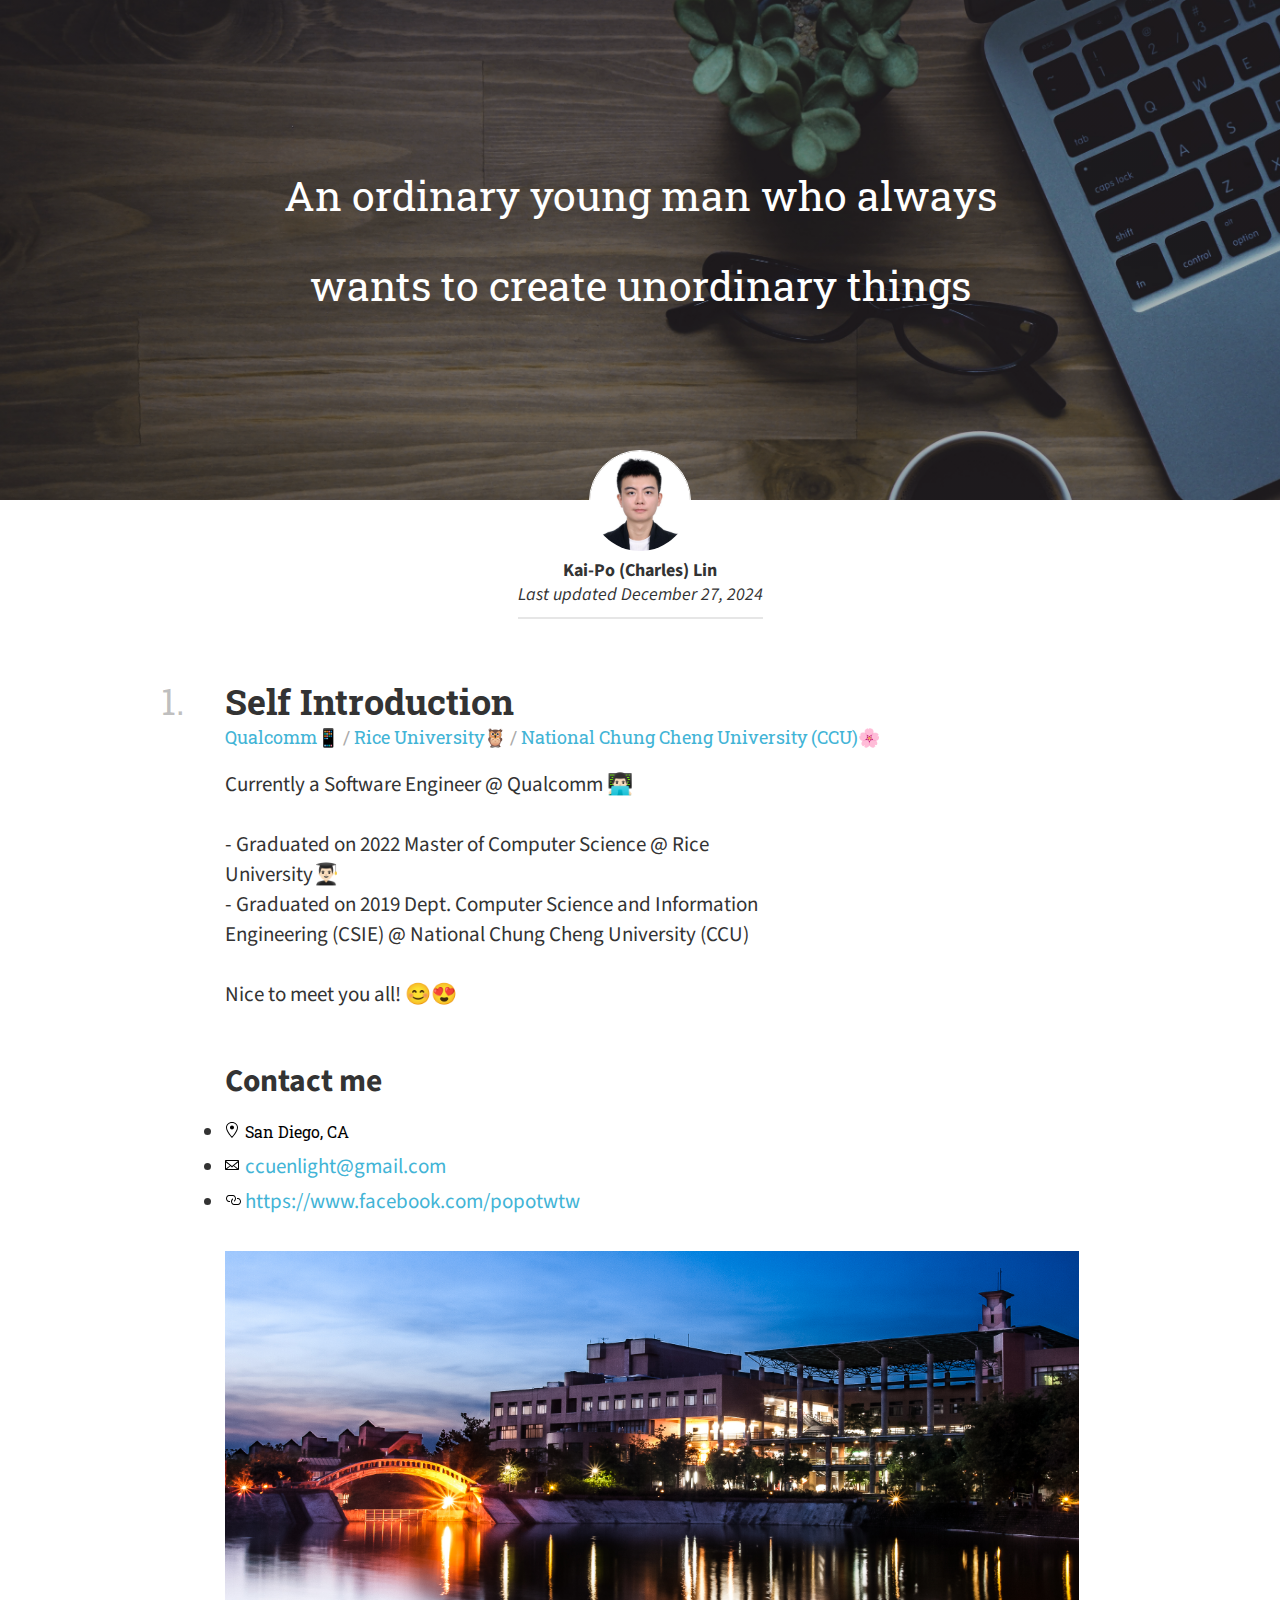
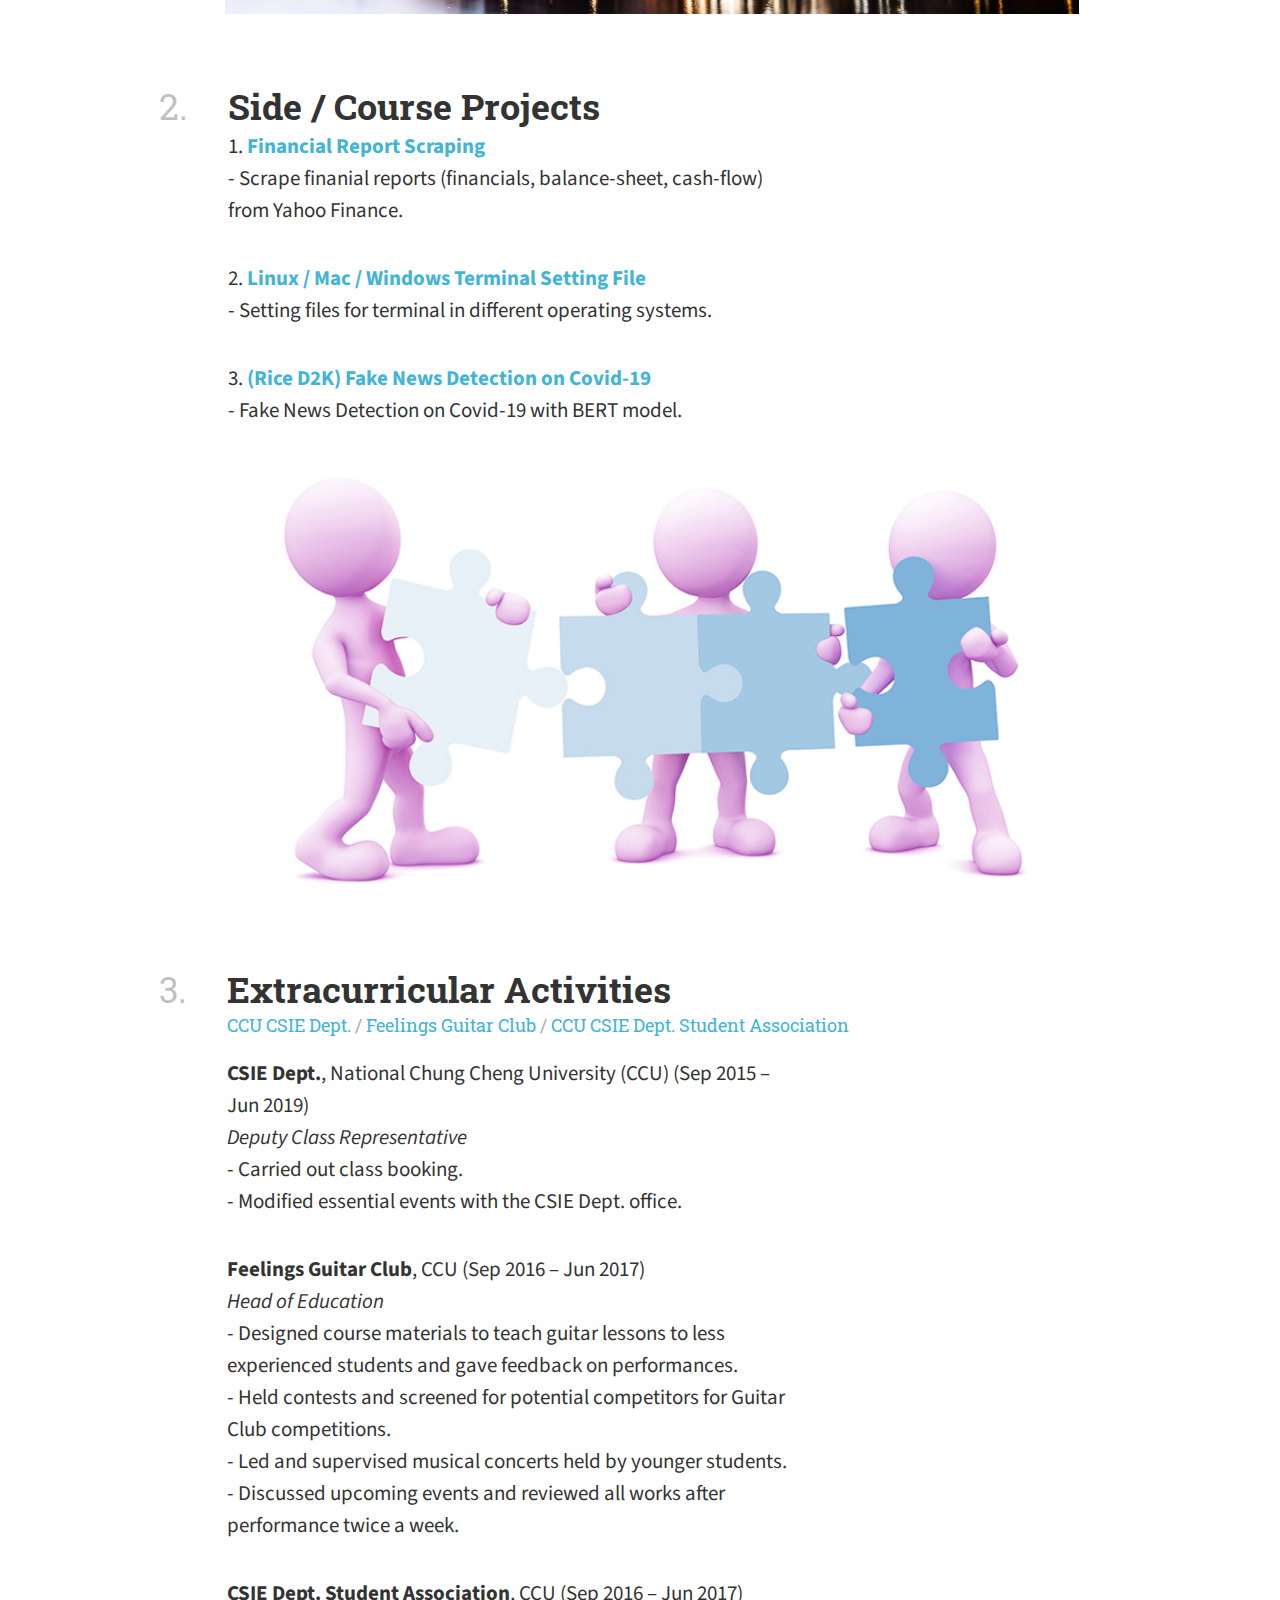
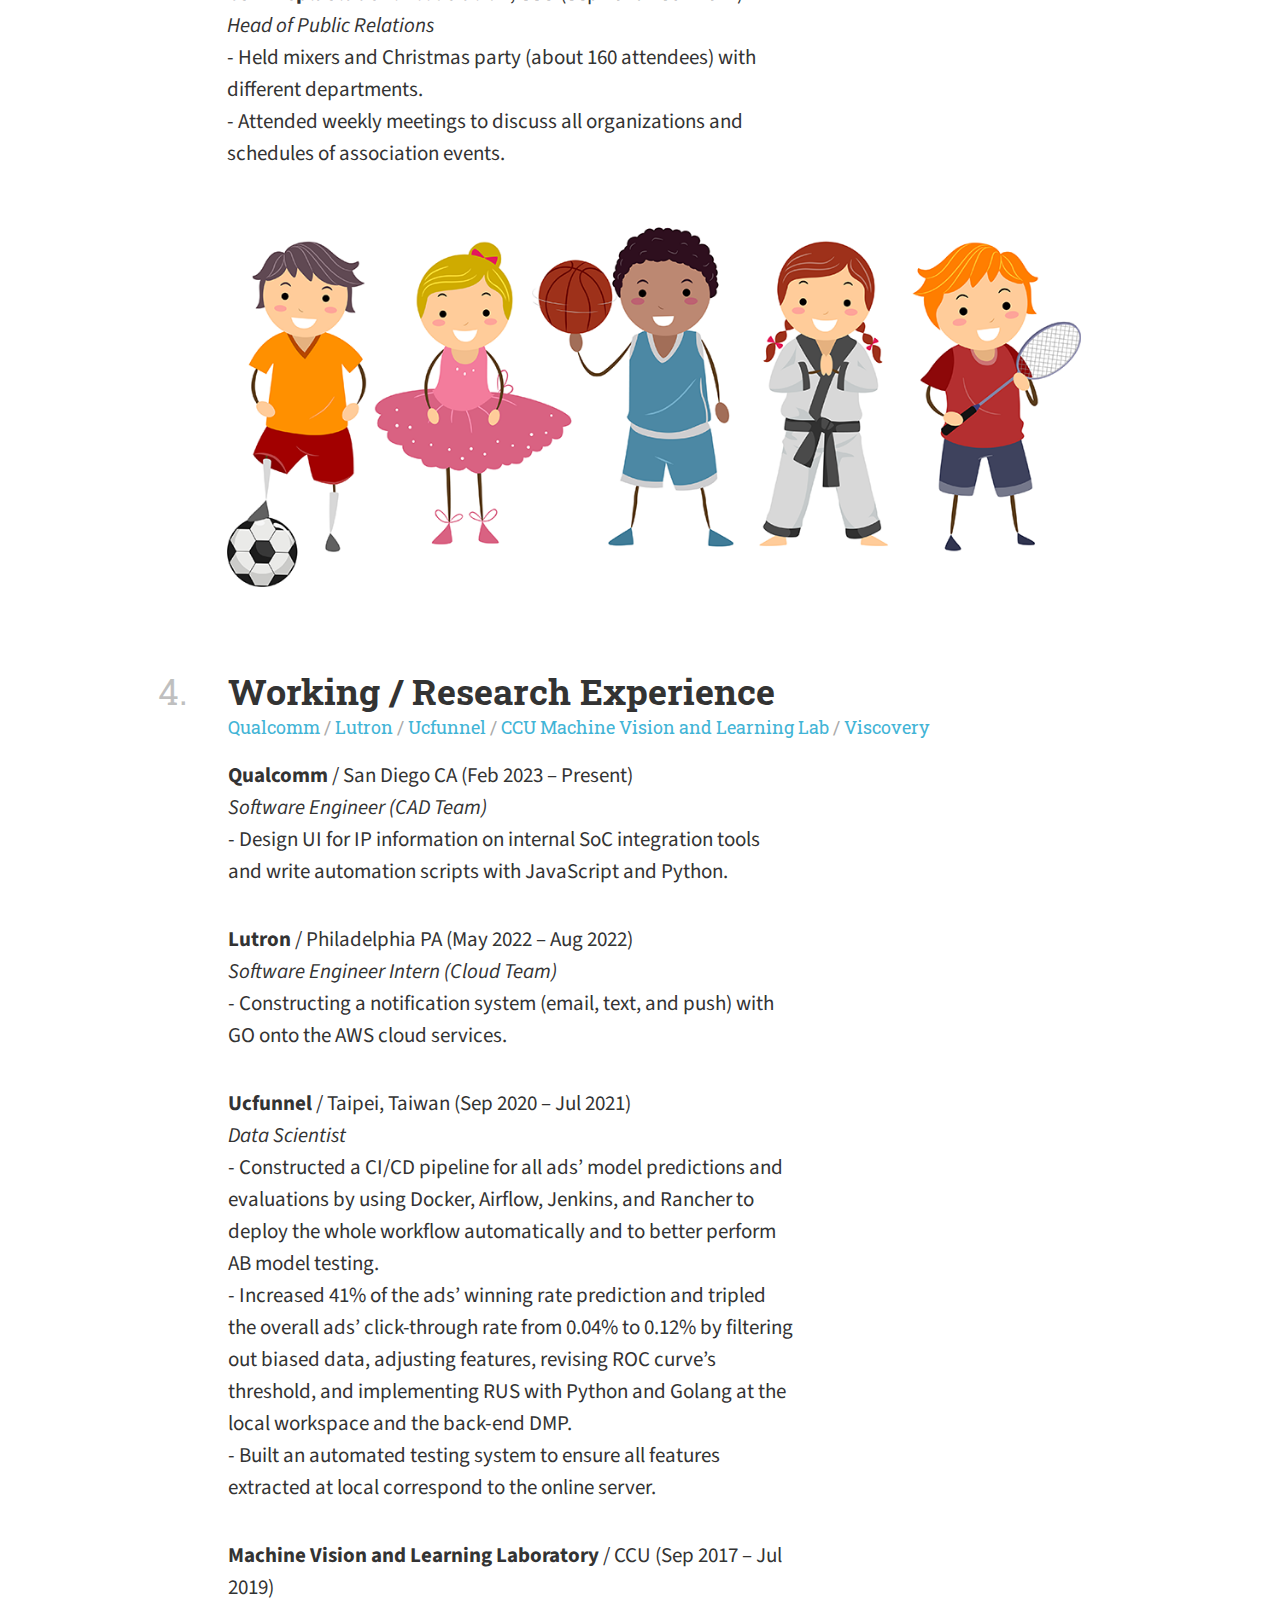
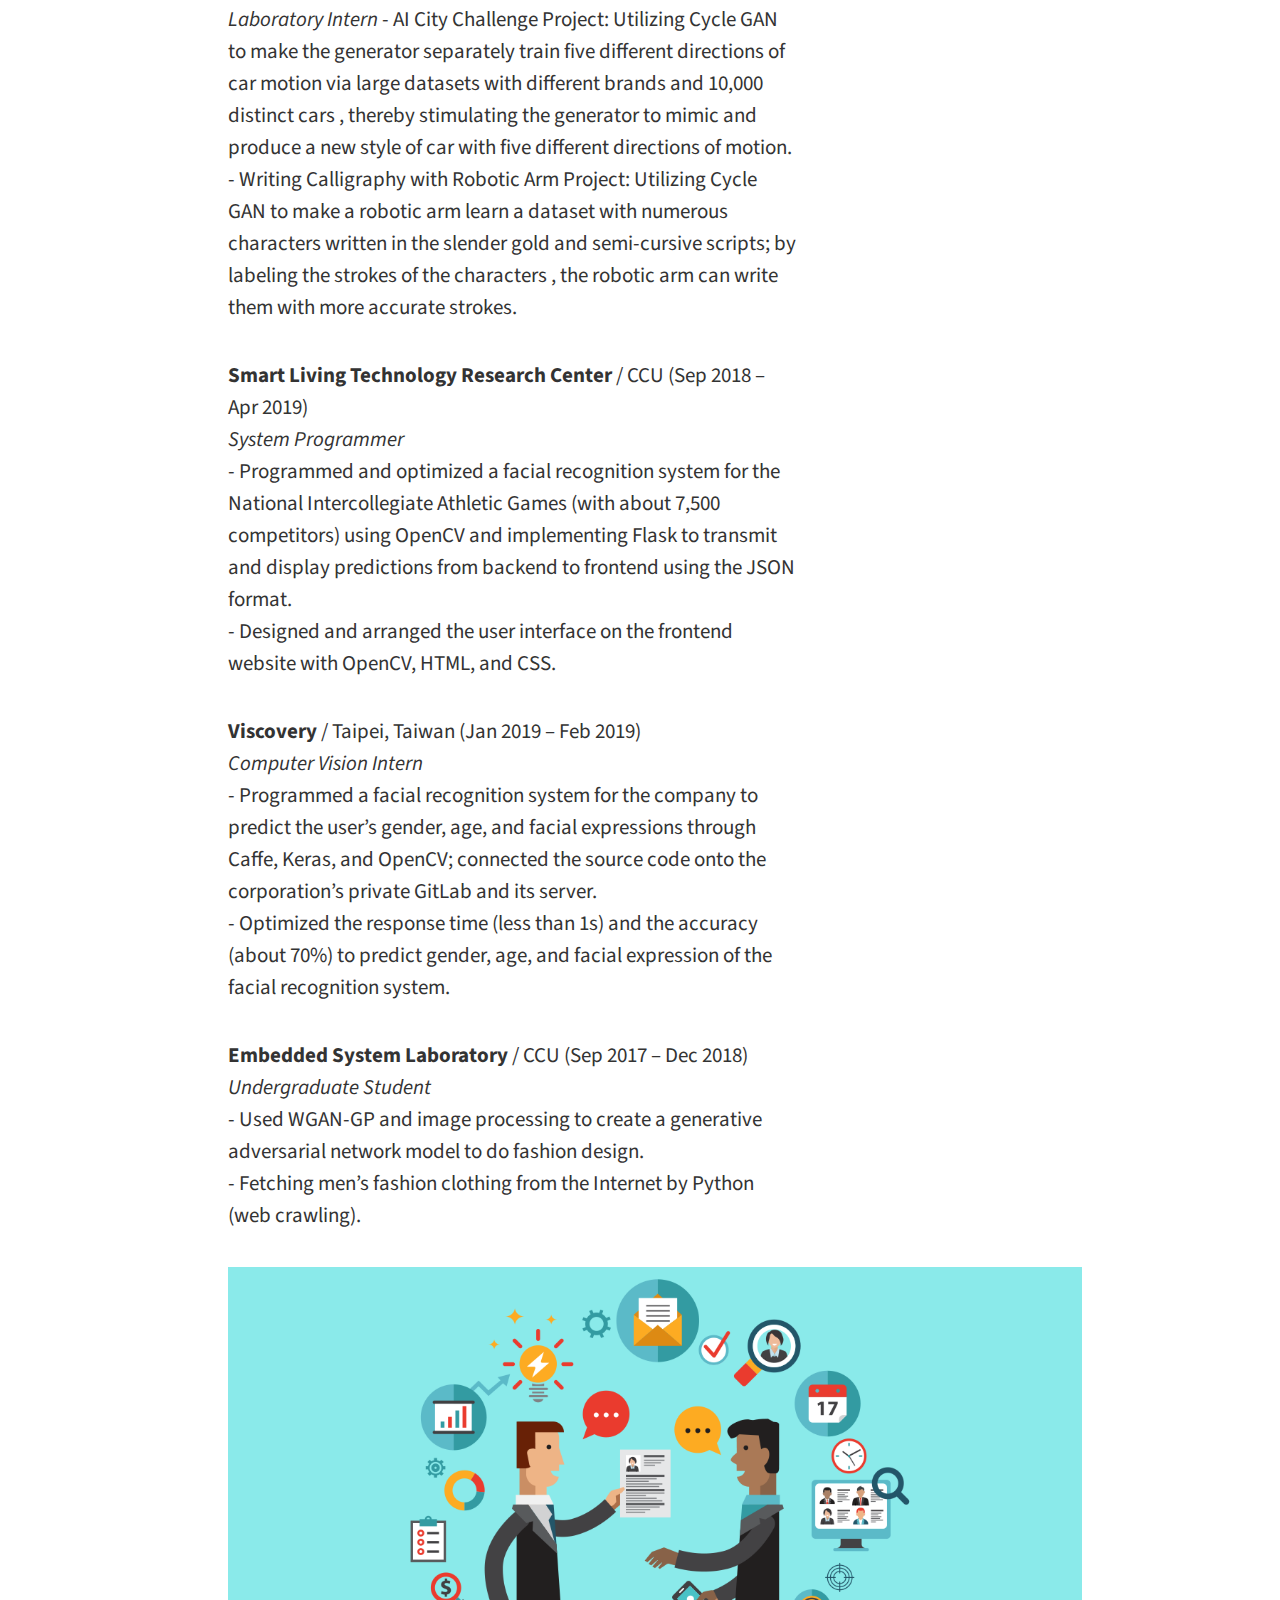
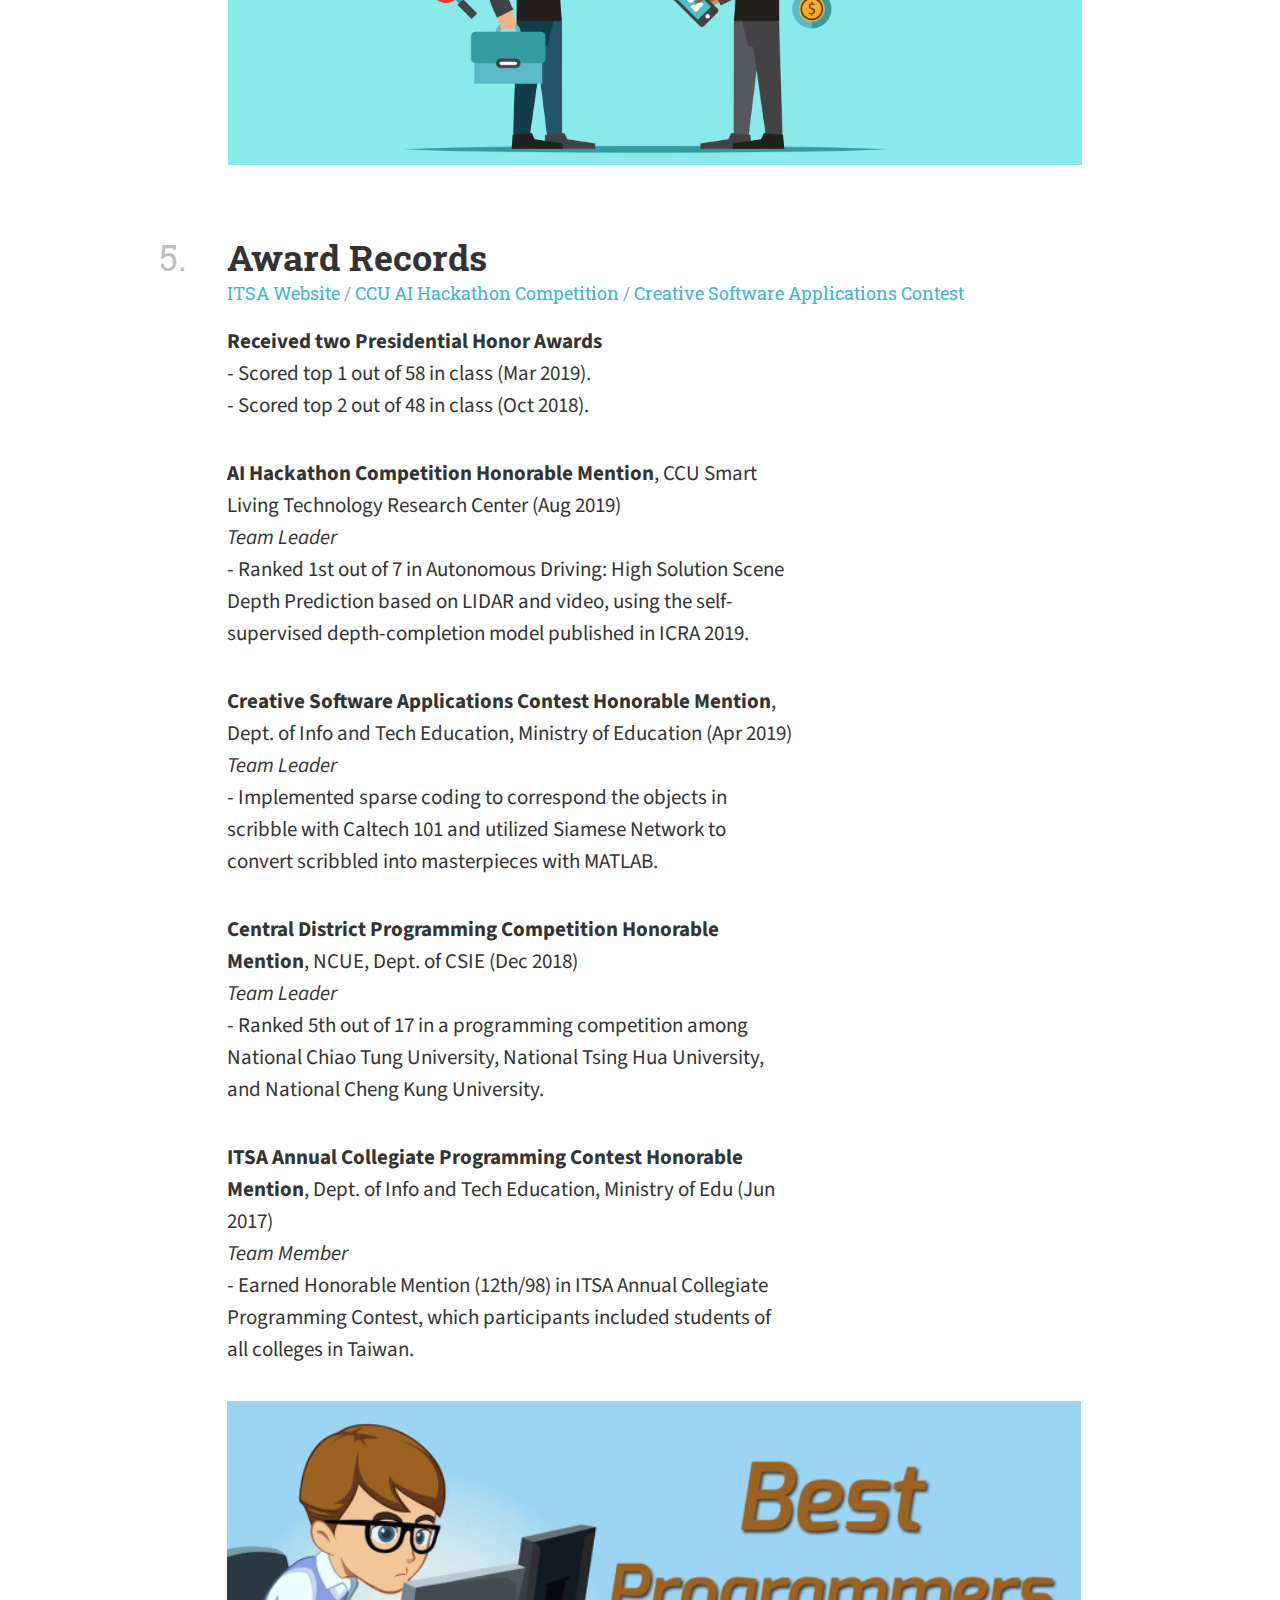
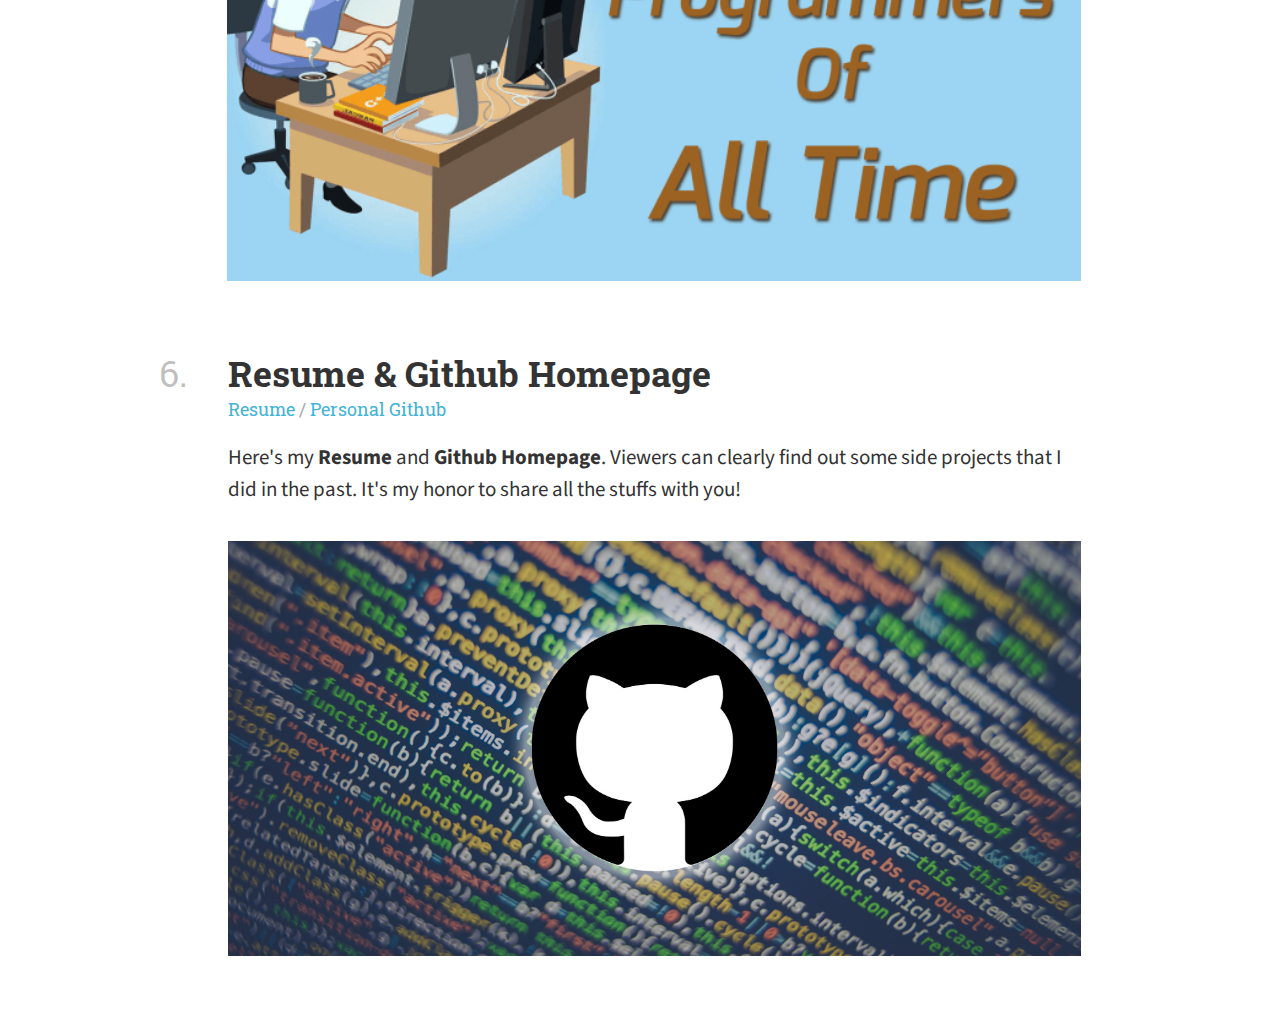
<file: index.html>
<!DOCTYPE html>
<html lang=en>
	<head>
		<meta charset="utf-8">
		<title>KB's Homepage</title>
		<link href="https://fonts.googleapis.com/css?family=Source+Sans+Pro|Roboto+Slab" rel="stylesheet">
		<link rel="stylesheet" href="style.css">
	</head>

  	<body>
		<main>
			<header>
				<h1>An ordinary young man who always wants to create unordinary things</h1>
			</header>
			<div id="profile">
				<img id="author_image" src="images/KB.jpg">
				<p id="author">Kai-Po (Charles) Lin</p>
				<p id="date"><span id="line">Last updated December 27, 2024</span></p>
			</div>
			<section>
				<span>1.</span>
				<div>
					<h1>Self Introduction</h1>
					<h3>
						<a href="https://www.qualcomm.com">Qualcomm📱</a>&nbsp;<font color="#A9A9A9">/</font>
						<a href="https://www.rice.edu/">Rice University🦉</a>&nbsp;<font color="#A9A9A9">/</font>
						<a href="https://www.google.com/maps/search/chung+cheng+university/">National Chung Cheng University (CCU)🌸</a>
					</h3>
					<div>
						Currently a Software Engineer @ Qualcomm 👨🏻‍💻<br><br>
						- Graduated on 2022 Master of Computer Science @ Rice University👨🏻‍🎓<br>
						- Graduated on 2019 Dept. Computer Science and Information Engineering (CSIE) @ National Chung Cheng University (CCU)<br><br>
						Nice to meet you all! 😊😍
					</div>
					<h2 id="contact">Contact me</h2>
					<ul class="vcard-details mb-3">
						<li itemprop="homeLocation" show_title="false" aria-label="Home location" class="vcard-detail pt-1 css-truncate css-truncate-target"><svg class="octicon octicon-location" viewBox="0 0 12 16" version="1.1" width="14" height="16" aria-hidden="true"><path fill-rule="evenodd" d="M6 0C2.69 0 0 2.5 0 5.5 0 10.02 6 16 6 16s6-5.98 6-10.5C12 2.5 9.31 0 6 0zm0 14.55C4.14 12.52 1 8.44 1 5.5 1 3.02 3.25 1 6 1c1.34 0 2.61.48 3.56 1.36.92.86 1.44 1.97 1.44 3.14 0 2.94-3.14 7.02-5 9.05zM8 5.5c0 1.11-.89 2-2 2-1.11 0-2-.89-2-2 0-1.11.89-2 2-2 1.11 0 2 .89 2 2z"></path></svg>
							<span class="p-label">San Diego, CA</span>
						</li>
						<li itemprop="email" aria-label="Email" class="vcard-detail pt-1 css-truncate css-truncate-target"><svg class="octicon octicon-mail" viewBox="0 0 14 16" version="1.1" width="14" height="16" aria-hidden="true"><path fill-rule="evenodd" d="M0 4v8c0 .55.45 1 1 1h12c.55 0 1-.45 1-1V4c0-.55-.45-1-1-1H1c-.55 0-1 .45-1 1zm13 0L7 9 1 4h12zM1 5.5l4 3-4 3v-6zM2 12l3.5-3L7 10.5 8.5 9l3.5 3H2zm11-.5l-4-3 4-3v6z"></path></svg>
							<a class="u-email" href="mailto:ccuenlight@gmail.com">ccuenlight@gmail.com</a>
						</li>
						<li itemprop="url" data-test-selector="profile-website-url" class="vcard-detail pt-1 css-truncate css-truncate-target"><svg class="octicon octicon-link" viewBox="0 0 16 16" version="1.1" width="16" height="16" aria-hidden="true"><path fill-rule="evenodd" d="M4 9h1v1H4c-1.5 0-3-1.69-3-3.5S2.55 3 4 3h4c1.45 0 3 1.69 3 3.5 0 1.41-.91 2.72-2 3.25V8.59c.58-.45 1-1.27 1-2.09C10 5.22 8.98 4 8 4H4c-.98 0-2 1.22-2 2.5S3 9 4 9zm9-3h-1v1h1c1 0 2 1.22 2 2.5S13.98 12 13 12H9c-.98 0-2-1.22-2-2.5 0-.83.42-1.64 1-2.09V6.25c-1.09.53-2 1.84-2 3.25C6 11.31 7.55 13 9 13h4c1.45 0 3-1.69 3-3.5S14.5 6 13 6z"></path></svg>
							<a rel="nofollow me" href="https://www.facebook.com/popotwtw">https://www.facebook.com/popotwtw</a>
						</li>
					</ul>
					<br>
					<img src="images/Chung_Cheng.png">
				</div>
			</section>
			<section>
				<span>2.</span>
				<div>
					<h1>Side / Course Projects</h1>
					<div>
						<p>
							1. <a href="https://github.com/KBLin1996/Financial_Report_Scraping"><b>Financial Report Scraping</b></a><br>
							- Scrape finanial reports (financials, balance-sheet, cash-flow) from Yahoo Finance.
						</p>
					</div>
					<div>
						<p>
							2. <a href="https://github.com/KBLin1996/Linux-Windows_SettingFiles"><b>Linux / Mac / Windows Terminal Setting File</b></a><br>
							- Setting files for terminal in different operating systems.
						</p>
					</div>
					<div>
						<p>
							3. <a href="https://github.com/KBLin1996/Fake_News_Detection"><b>(Rice D2K) Fake News Detection on Covid-19</b></a><br>
							- Fake News Detection on Covid-19 with BERT model.
						</p>
					</div>
					<img src="images/Course.jpg">
				</div>
			</section>
			<section>
				<span>3.</span>
				<div>
					<h1>Extracurricular Activities</h1>
					<h3>
						<a href="https://www.cs.ccu.edu.tw/">CCU CSIE Dept.</a>&nbsp;<font color="#A9A9A9">/</font>
						<a href="https://www.facebook.com/feelingsguitar/">Feelings Guitar Club</a>&nbsp;<font color="#A9A9A9">/</font>
						<a href="https://www.facebook.com/CCUCSIE/">CCU CSIE Dept. Student Association</a></h3>
						<div>
							<p>
								<b>CSIE Dept.</b>, National Chung Cheng University (CCU) (Sep 2015 – Jun 2019)<br>
								<i>Deputy Class Representative</i><br>
								- Carried out class booking.<br>
								- Modified essential events with the CSIE Dept. office.
							</p>
						</div>
						<div>
							<p>
								<b>Feelings Guitar Club</b>, CCU (Sep 2016 – Jun 2017)<br>
								<i>Head of Education</i><br>
								- Designed course materials to teach guitar lessons to less experienced students and gave feedback on performances.<br>
								- Held contests and screened for potential competitors for Guitar Club competitions.<br>
								- Led and supervised musical concerts held by younger students.<br>
								- Discussed upcoming events and reviewed all works after performance twice a week.
							</p>
						</div>
						<div>
							<p>
								<b>CSIE Dept. Student Association</b>, CCU (Sep 2016 – Jun 2017)<br>
								<i>Head of Public Relations</i><br>
								- Held mixers and Christmas party (about 160 attendees) with different departments.<br>
								- Attended weekly meetings to discuss all organizations and schedules of association events.
							</p>
						</div>
					<img src="images/Activity.png">
				</div>
			</section>
			<section>
				<span>4.</span>
				<div>
					<h1>Working / Research Experience</h1>
					<h3>
						<a href="https://www.qualcomm.com">Qualcomm</a>&nbsp;<font color="#A9A9A9">/</font>
						<a href="https://www.lutron.com/en-US/pages/default.aspx">Lutron</a>&nbsp;<font color="#A9A9A9">/</font>
						<a href="https://www.ucfunnel.com/">Ucfunnel</a>&nbsp;<font color="#A9A9A9">/</font>
						<a href="https://ccumvllab.github.io/site/">CCU Machine Vision and Learning Lab</a>&nbsp;<font color="#A9A9A9">/</font>
						<a href="https://www.viscovery.com/">Viscovery</a>
					</h3>
					<div>
						<p>
							<b>Qualcomm</b> / San Diego CA (Feb 2023 – Present)<br>
							<i>Software Engineer (CAD Team)</i><br>
							- Design UI for IP information on internal SoC integration tools and write automation scripts with JavaScript and Python.
						</p>
					</div>
					<div>
						<p>
							<b>Lutron</b> / Philadelphia PA (May 2022 – Aug 2022)<br>
							<i>Software Engineer Intern (Cloud Team)</i><br>
							- Constructing a notification system (email, text, and push) with GO onto the AWS cloud services.
						</p>
					</div>
					<div>
						<p>
							<b>Ucfunnel</b> / Taipei, Taiwan (Sep 2020 – Jul 2021)<br>
							<i>Data Scientist</i><br>
							- Constructed a CI/CD pipeline for all ads’ model predictions and evaluations by using Docker, Airflow, Jenkins, and Rancher to deploy the whole workflow automatically and to better perform AB model testing.<br>
							- Increased 41% of the ads’ winning rate prediction and tripled the overall ads’ click-through rate from 0.04% to 0.12% by filtering out biased data, adjusting features, revising ROC curve’s threshold, and
							implementing RUS with Python and Golang at the local workspace and the back-end DMP.<br>
							- Built an automated testing system to ensure all features extracted at local correspond to the online server.
						</p>
					</div>
					<div>
						<p>
							<b>Machine Vision and Learning Laboratory</b> / CCU (Sep 2017 – Jul 2019)<br>
							<i>Laboratory Intern</i>
							- AI City Challenge Project: Utilizing Cycle GAN to make the generator separately train five different directions of car motion via large datasets with different brands and 10,000 distinct cars
							, thereby stimulating the generator to mimic and produce a new style of car with five different directions of motion.<br>
							- Writing Calligraphy with Robotic Arm Project: Utilizing Cycle GAN to make a robotic arm learn a dataset with numerous characters written in the slender gold and semi-cursive scripts; by labeling the strokes of the characters
							, the robotic arm can write them with more accurate strokes.
						</p>
					</div>
					<div>
						<p>
							<b>Smart Living Technology Research Center</b> / CCU (Sep 2018 – Apr 2019)<br>
							<i>System Programmer</i><br>
							- Programmed and optimized a facial recognition system for the National Intercollegiate Athletic Games (with about 7,500 competitors) using OpenCV and implementing Flask to transmit and display predictions from backend to frontend using the JSON format.<br>
							- Designed and arranged the user interface on the frontend website with OpenCV, HTML, and CSS.
						</p>
					</div>
					<div>
						<p>
							<b>Viscovery</b> / Taipei, Taiwan (Jan 2019 – Feb 2019)<br>
							<i>Computer Vision Intern</i><br>
							- Programmed a facial recognition system for the company to predict the user’s gender, age, and facial expressions through Caffe, Keras, and OpenCV; connected the source code onto the corporation’s private GitLab and its server.<br>
							- Optimized the response time (less than 1s) and the accuracy (about 70%) to predict gender, age, and facial expression of the facial recognition system.
						</p>
					</div>
					<div>
						<p>
							<b>Embedded System Laboratory</b> / CCU (Sep 2017 – Dec 2018)<br>
							<i>Undergraduate Student</i><br>
							- Used WGAN-GP and image processing to create a generative adversarial network model to do fashion design.<br>
							- Fetching men’s fashion clothing from the Internet by Python (web crawling).
						</p>
					</div>
				<img src="images/Experience.png">
				</div>
			</section>
			<section>
				<span>5.</span>
				<div>
					<h1>Award Records</h1>
					<h3>
						<a href="https://www.itsa.org.tw/itsa/index.php">ITSA Website</a>&nbsp;<font color="#A9A9A9">/</font>
						<a href=http://www2.cs.ccu.edu.tw/~ci103u/AI>CCU AI Hackathon Competition</a>&nbsp;<font color="#A9A9A9">/</font>
						<a href=http://scc.cilab.csie.ncu.edu.tw>Creative Software Applications Contest</a>
					</h3>
					<div>
						<p>
							<b>Received two Presidential Honor Awards</b><br>
							- Scored top 1 out of 58 in class (Mar 2019).<br>
							- Scored top 2 out of 48 in class (Oct 2018).</br>
						</p>
					</div>
					<div>
						<p>
							<b>AI Hackathon Competition Honorable Mention</b>, CCU Smart Living Technology Research Center (Aug 2019)<br>
							<i>Team Leader</i><br>
							- Ranked 1st out of 7 in Autonomous Driving: High Solution Scene Depth Prediction based on LIDAR and video, using the self-supervised depth-completion model published in ICRA 2019.
						</p>
					</div>
					<div>
						<p>
							<b>Creative Software Applications Contest Honorable Mention</b>, Dept. of Info and Tech Education, Ministry of Education (Apr 2019)<br>
							<i>Team Leader</i><br>
							- Implemented sparse coding to correspond the objects in scribble with Caltech 101 and utilized Siamese Network to convert scribbled into masterpieces with MATLAB.
						</p>
					</div>
					<div>
						<p>
							<b>Central District Programming Competition Honorable Mention</b>, NCUE, Dept. of CSIE (Dec 2018)<br>
							<i>Team Leader</i><br>
							- Ranked 5th out of 17 in a programming competition among National Chiao Tung University, National Tsing Hua University, and National Cheng Kung University.
						</p>
					</div>
					<div>
						<p>
							<b>ITSA Annual Collegiate Programming Contest Honorable Mention</b>, Dept. of Info and Tech Education, Ministry of Edu (Jun 2017)<br>
							<i>Team Member</i><br>
							- Earned Honorable Mention (12th/98) in ITSA Annual Collegiate Programming Contest, which participants included students of all colleges in Taiwan.
						</p>
					</div>
					<img src="images/Best.png">
				</div>
			</section>
			<section>
				<span>6.</span>
				<div>
					<h1>Resume & Github Homepage</h1>
					<h3>
						<a href="KaiPoLin_Resume.pdf" download="KaiPoLin_Resume.pdf">Resume</a>&nbsp;<font color="#A9A9A9">/</font>
						<a href="https://github.com/KBLin1996">Personal Github</a>
					</h3>
					<p>Here's my <b>Resume</b> and <b>Github Homepage</b>. Viewers can clearly find out some side projects that I did in the past. It's my honor to share all the stuffs with you!
					</p>
					<img src="images/Github.jpeg">
				</div>
			</section>
		</main>
  	</body>
</html>
</file>
<file: style.css>
* {
	margin: 0;
	padding: 0;
}

header {
	height: 500px;
	background-image: linear-gradient(rgba(0, 0, 0, .3), rgba(0, 0, 0, .3)), url(images/header.jpg);
	background-repeat: no-repeat;
	background-size: cover;
	background-position: top;
	background-attachment: fixed;
}

header h1 {
	margin: 0 auto;
	max-width: 780px;
	text-align: center;
	font-family: Roboto Slab, serif;
	font-size: 41px;
	font-weight: normal;
	line-height: 90px;
	color: white;
	position: relative;
	top: 30%;
}

title {
	max-width: 780px;
	margin-left: auto;
	margin-right: auto;
}

body {
	color: rgb(51, 51, 51);
	font-family: Roboto Slab, serif;
}

#profile {
	margin-top: -50px;
	margin-bottom: 70px;
	text-align: center;
	font-family: Source Sans Pro, sans-serif;
	font-size: 18px;
	line-height: 24px;
}

#author_image {
	width: 100px;
	border: 1px solid white;
	border-radius: 100%
}

#author {
	font-family: Source Sans Pro, sans-serif;
	font-weight:bold;
	font-size: 18px;
	line-height: 24px;
	color: rgb(51, 51, 51);
	max-width: 600px;
	text-align: center;
	margin-left: auto;
	margin-right: auto;
}

#date {
	font-family: Source Sans Pro, sans-serif;
	font-size: 18px;
	font-style: italic;
}

#line {
	font-style: italic;
	border-bottom: 2px solid #e6e6e6;
	padding-bottom: 10px;
}

a {
	color: #42b4d6;
	text-decoration: none;
}

a:hover {
	text-decoration: underline;
}

section {
	margin: 60px auto;
	display: flex;
	justify-content: center;
}

section span {
	margin-right: 40px;
	margin-left: -40px;
	font-family: Roboto Slab, serif;
	font-size: 36px;
	font-weight: normal;
	color: rgba(0, 0, 0, 0.25);
}

section p {
	margin-bottom: 36px;
	font-family: Source Sans Pro, sans-serif;
	font-size: 21px;
	line-height: 32px;
}

section div {
	width: 66.67%;
	font-size: 21px;
	font-family: Source Sans Pro, sans-serif, Microsoft JhengHei;
}

section h1 {
	font-family: Roboto Slab, serif;
	font-size: 36px;
	font-weight: bold;
}

#contact {
	margin-top: 50px;
	margin-bottom: 12px;
}

.p-label {
	margin-left: 2px;
	font-family: Roboto Slab, serif;
	font-size: 16px;
	color: black;
}

.u-email {
	margin-left: 2px;
}

li {
	margin-bottom: 5px;
}

section h3 {
	margin-bottom: 20px;
	font-family: Roboto Slab, serif;
	font-size: 18px;
	font-weight: normal;
}

section img {
	width: 100%;
}
</file>
